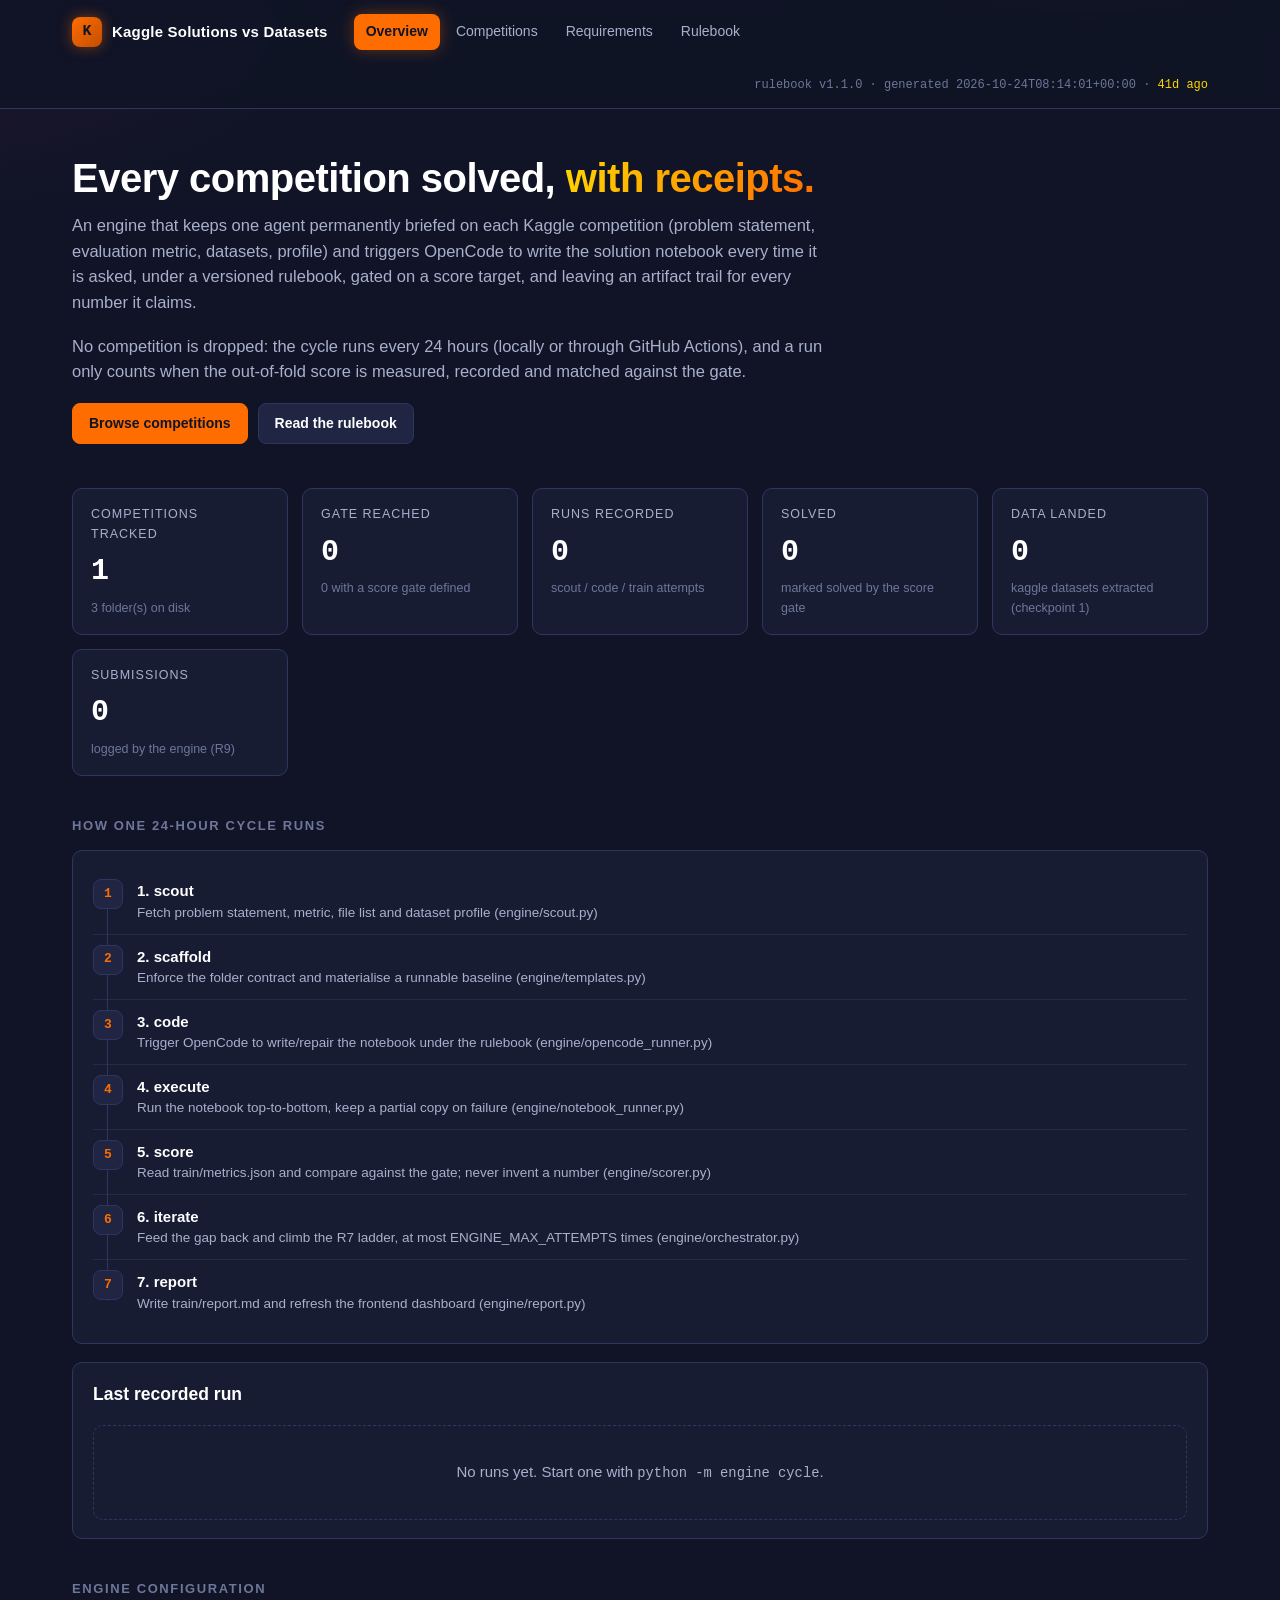
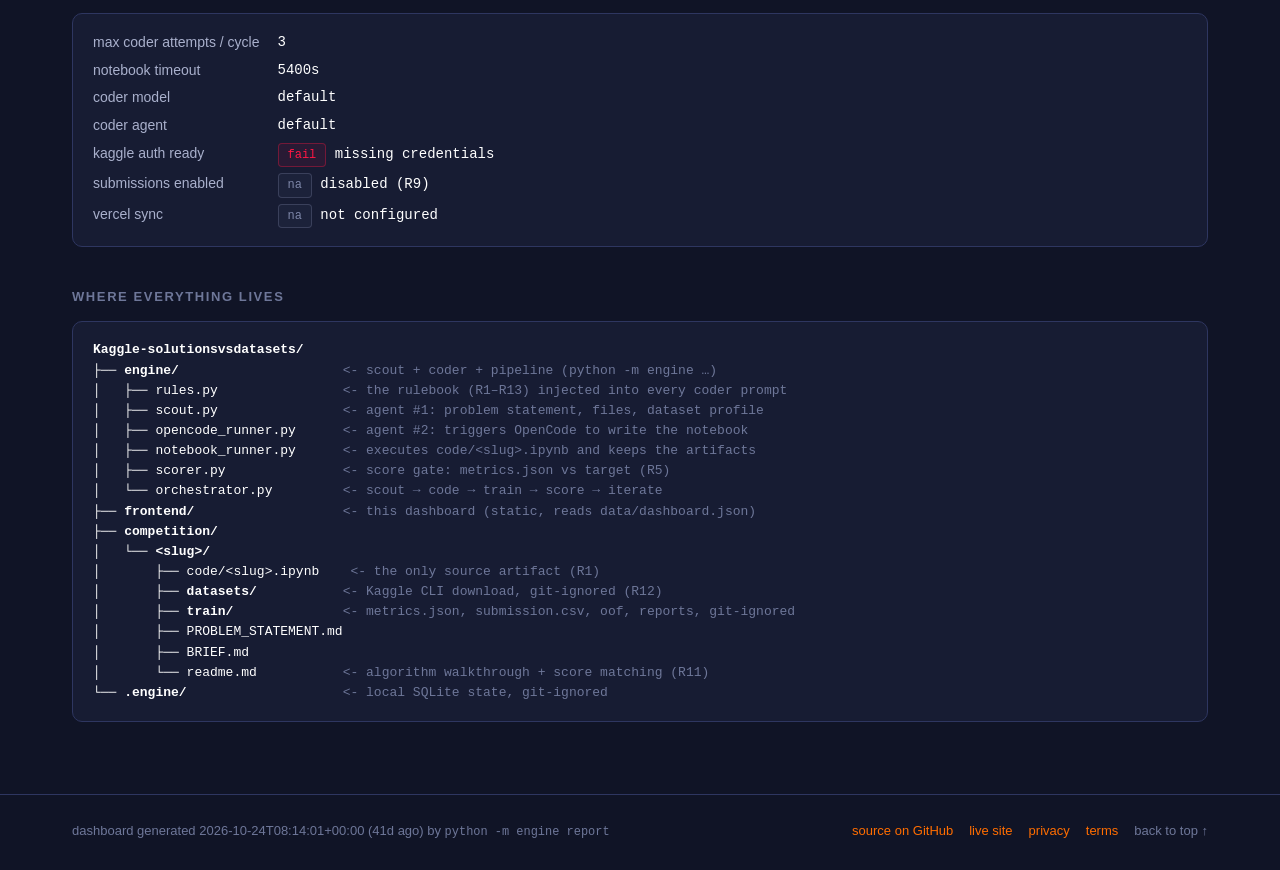
<file: frontend/index.html>
<!DOCTYPE html>
<html lang="en">
<head>
  <meta charset="utf-8">
  <meta name="viewport" content="width=device-width, initial-scale=1">
  <meta name="color-scheme" content="dark">
  <meta name="theme-color" content="#101426">
  <title>Overview | Kaggle Solutions vs Datasets</title>
  <meta name="description" content="Engine-driven Kaggle competition solver: scout, OpenCode coder, score gate, full artifact trail.">
  <link rel="icon" href="data:image/svg+xml,%3Csvg xmlns='http://www.w3.org/2000/svg' viewBox='0 0 32 32'%3E%3Crect width='32' height='32' rx='8' fill='%23FF6D00'/%3E%3Ctext x='16' y='16' font-family='monospace' font-size='20' font-weight='bold' text-anchor='middle' dominant-baseline='central' fill='%23101426'%3EK%3C/text%3E%3C/svg%3E">
  <link rel="stylesheet" href="assets/style.css">
</head>
<body data-page="index">

<a class="skip" href="#main">Skip to content</a>

<header class="site">
  <div class="head-inner">
    <div class="brand"><span class="glyph">K</span> Kaggle Solutions vs Datasets</div>
    <nav class="site" aria-label="Primary">
      <a data-nav="index" href="index.html">Overview</a>
      <a data-nav="competitions" href="competitions.html">Competitions</a>
      <a data-nav="requirements" href="requirements.html">Requirements</a>
      <a data-nav="rules" href="rules.html">Rulebook</a>
    </nav>
    <div class="head-meta" id="head-meta"></div>
  </div>
</header>

<main class="wrap" id="main">

  <div id="root" role="status"></div>
  <noscript>
    <div class="state error">
      This dashboard renders <code>data/dashboard.json</code> with JavaScript.
      Please enable it, or read the JSON directly.
    </div>
  </noscript>

  <section class="hero">
    <h1>Every competition solved, <span class="flare">with receipts.</span></h1>
    <p class="lede">
      An engine that keeps one agent permanently briefed on each Kaggle competition
      (problem statement, evaluation metric, datasets, profile) and triggers OpenCode
      to write the solution notebook every time it is asked, under a versioned
      rulebook, gated on a score target, and leaving an artifact trail for every
      number it claims.
    </p>
    <p class="lede">
      No competition is dropped: the cycle runs every 24 hours (locally or through
      GitHub Actions), and a run only counts when the out-of-fold score is measured,
      recorded and matched against the gate.
    </p>
    <div class="hero-actions">
      <a class="btn primary" href="competitions.html">Browse competitions</a>
      <a class="btn" href="rules.html">Read the rulebook</a>
    </div>
  </section>

  <div class="cards" id="stats"></div>

  <h2 class="section-title">How one 24-hour cycle runs</h2>
  <div class="panel">
    <ol class="pipeline" id="pipeline"></ol>
  </div>

  <div class="panel">
    <h3>Last recorded run</h3>
    <div id="last-run"></div>
  </div>

  <h2 class="section-title">Engine configuration</h2>
  <div class="panel">
    <div id="engine-config"></div>
  </div>

  <h2 class="section-title">Where everything lives</h2>
  <div class="panel">
<pre class="mono tree" id="repo-tree">
Kaggle-solutionsvsdatasets/
├── engine/                     <- scout + coder + pipeline (python -m engine …)
│   ├── rules.py                <- the rulebook (R1–R13) injected into every coder prompt
│   ├── scout.py                <- agent #1: problem statement, files, dataset profile
│   ├── opencode_runner.py      <- agent #2: triggers OpenCode to write the notebook
│   ├── notebook_runner.py      <- executes code/&lt;slug&gt;.ipynb and keeps the artifacts
│   ├── scorer.py               <- score gate: metrics.json vs target (R5)
│   └── orchestrator.py         <- scout → code → train → score → iterate
├── frontend/                   <- this dashboard (static, reads data/dashboard.json)
├── competition/
│   └── &lt;slug&gt;/
│       ├── code/&lt;slug&gt;.ipynb    <- the only source artifact (R1)
│       ├── datasets/           <- Kaggle CLI download, git-ignored (R12)
│       ├── train/              <- metrics.json, submission.csv, oof, reports, git-ignored
│       ├── PROBLEM_STATEMENT.md
│       ├── BRIEF.md
│       └── readme.md           <- algorithm walkthrough + score matching (R11)
└── .engine/                    <- local SQLite state, git-ignored
</pre>
  </div>

</main>

<footer class="site">
  <div class="wrap foot-inner">
    <span id="foot-generated"></span>
    <span class="foot-links">
      <a data-repo-link href="https://github.com/learnerforge/Kaggle-solutionsvsdatasets">source on GitHub</a>
      <a href="https://kaggle-solutions-dashboard.vercel.app">live site</a>
      <a href="privacy.html">privacy</a>
      <a href="terms.html">terms</a>
      <a class="to-top" href="#main">back to top ↑</a>
    </span>
  </div>
</footer>

<script src="assets/app.js"></script>
</body>
</html>
</file>
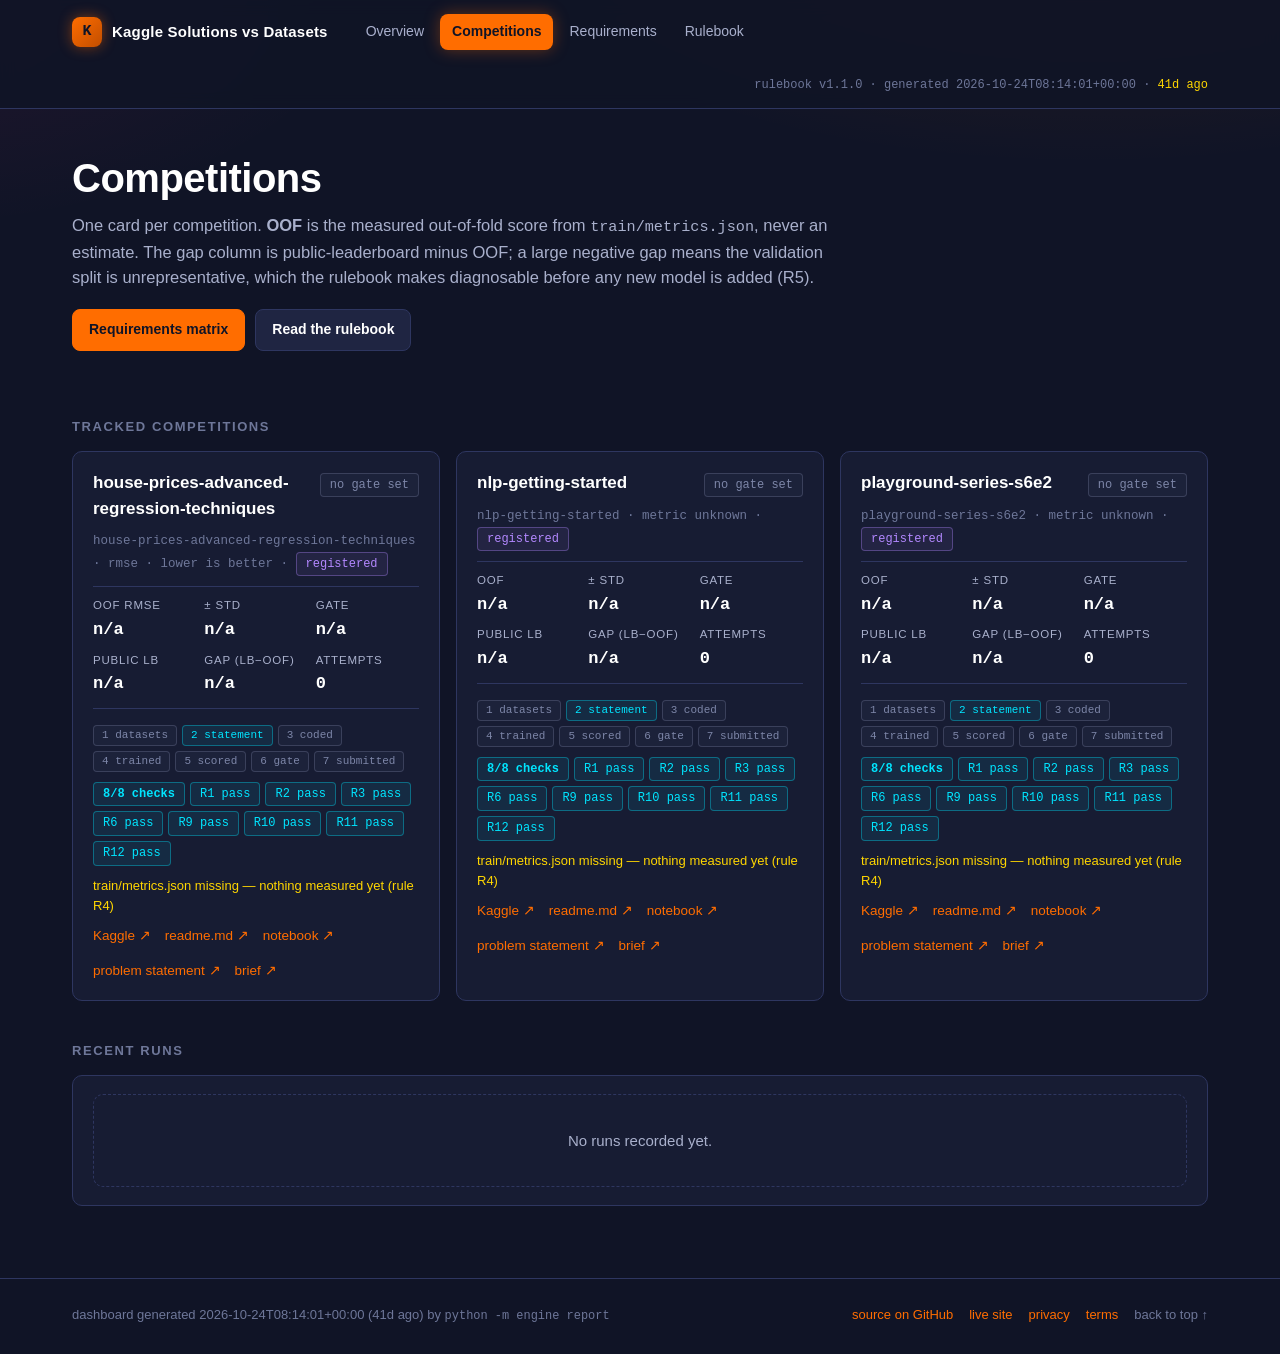
<file: frontend/competitions.html>
<!DOCTYPE html>
<html lang="en">
<head>
  <meta charset="utf-8">
  <meta name="viewport" content="width=device-width, initial-scale=1">
  <meta name="color-scheme" content="dark">
  <meta name="theme-color" content="#101426">
  <title>Competitions | Kaggle Solutions vs Datasets</title>
  <meta name="description" content="Every tracked competition: OOF score, gate status, leaderboard gap and requirement checks.">
  <link rel="icon" href="data:image/svg+xml,%3Csvg xmlns='http://www.w3.org/2000/svg' viewBox='0 0 32 32'%3E%3Crect width='32' height='32' rx='8' fill='%23FF6D00'/%3E%3Ctext x='16' y='16' font-family='monospace' font-size='20' font-weight='bold' text-anchor='middle' dominant-baseline='central' fill='%23101426'%3EK%3C/text%3E%3C/svg%3E">
  <link rel="stylesheet" href="assets/style.css">
</head>
<body data-page="competitions">

<a class="skip" href="#main">Skip to content</a>

<header class="site">
  <div class="head-inner">
    <div class="brand"><span class="glyph">K</span> Kaggle Solutions vs Datasets</div>
    <nav class="site" aria-label="Primary">
      <a data-nav="index" href="index.html">Overview</a>
      <a data-nav="competitions" href="competitions.html">Competitions</a>
      <a data-nav="requirements" href="requirements.html">Requirements</a>
      <a data-nav="rules" href="rules.html">Rulebook</a>
    </nav>
    <div class="head-meta" id="head-meta"></div>
  </div>
</header>

<main class="wrap" id="main">

  <div id="root" role="status"></div>
  <noscript>
    <div class="state error">
      This dashboard renders <code>data/dashboard.json</code> with JavaScript.
      Please enable it, or read the JSON directly.
    </div>
  </noscript>

  <section class="hero">
    <h1>Competitions</h1>
    <p class="lede">
      One card per competition. <strong>OOF</strong> is the measured out-of-fold
      score from <code>train/metrics.json</code>, never an estimate. The gap column
      is public-leaderboard minus OOF; a large negative gap means the validation
      split is unrepresentative, which the rulebook makes diagnosable before any
      new model is added (R5).
    </p>
    <div class="hero-actions">
      <a class="btn primary" href="requirements.html">Requirements matrix</a>
      <a class="btn" href="rules.html">Read the rulebook</a>
    </div>
  </section>

  <h2 class="section-title">Tracked competitions</h2>
  <div class="comp-grid" id="comps"></div>

  <h2 class="section-title">Recent runs</h2>
  <div class="panel" id="recent-runs"></div>

</main>

<footer class="site">
  <div class="wrap foot-inner">
    <span id="foot-generated"></span>
    <span class="foot-links">
      <a data-repo-link href="https://github.com/learnerforge/Kaggle-solutionsvsdatasets">source on GitHub</a>
      <a href="https://kaggle-solutions-dashboard.vercel.app">live site</a>
      <a href="privacy.html">privacy</a>
      <a href="terms.html">terms</a>
      <a class="to-top" href="#main">back to top ↑</a>
    </span>
  </div>
</footer>

<script src="assets/app.js"></script>
</body>
</html>
</file>
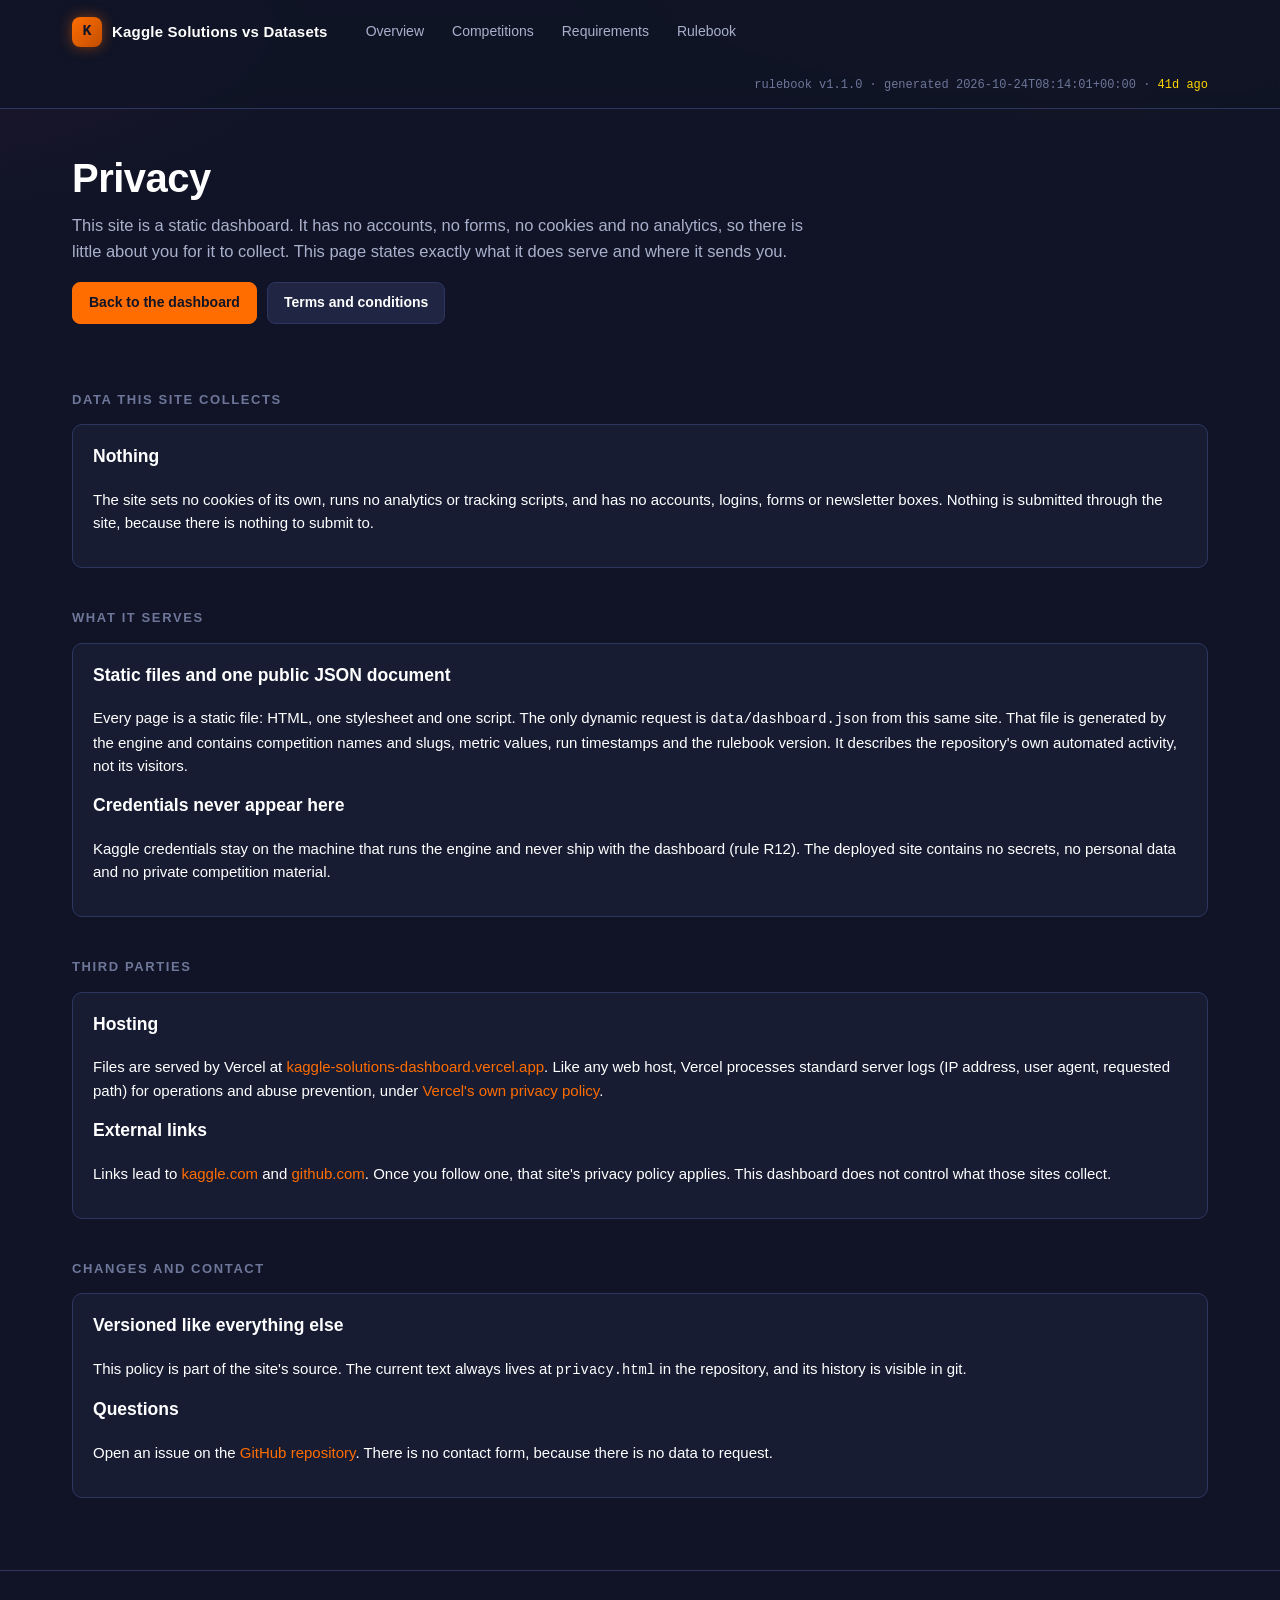
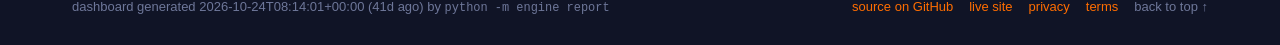
<file: frontend/privacy.html>
<!DOCTYPE html>
<html lang="en">
<head>
  <meta charset="utf-8">
  <meta name="viewport" content="width=device-width, initial-scale=1">
  <meta name="color-scheme" content="dark">
  <meta name="theme-color" content="#101426">
  <title>Privacy | Kaggle Solutions vs Datasets</title>
  <meta name="description" content="What this static dashboard collects (nothing) and which third parties it touches.">
  <link rel="icon" href="data:image/svg+xml,%3Csvg xmlns='http://www.w3.org/2000/svg' viewBox='0 0 32 32'%3E%3Crect width='32' height='32' rx='8' fill='%23FF6D00'/%3E%3Ctext x='16' y='16' font-family='monospace' font-size='20' font-weight='bold' text-anchor='middle' dominant-baseline='central' fill='%23101426'%3EK%3C/text%3E%3C/svg%3E">
  <link rel="stylesheet" href="assets/style.css">
</head>
<body data-page="privacy">

<a class="skip" href="#main">Skip to content</a>

<header class="site">
  <div class="head-inner">
    <div class="brand"><span class="glyph">K</span> Kaggle Solutions vs Datasets</div>
    <nav class="site" aria-label="Primary">
      <a data-nav="index" href="index.html">Overview</a>
      <a data-nav="competitions" href="competitions.html">Competitions</a>
      <a data-nav="requirements" href="requirements.html">Requirements</a>
      <a data-nav="rules" href="rules.html">Rulebook</a>
    </nav>
    <div class="head-meta" id="head-meta"></div>
  </div>
</header>

<main class="wrap" id="main">

  <section class="hero">
    <h1>Privacy</h1>
    <p class="lede">
      This site is a static dashboard. It has no accounts, no forms, no cookies
      and no analytics, so there is little about you for it to collect. This page
      states exactly what it does serve and where it sends you.
    </p>
    <div class="hero-actions">
      <a class="btn primary" href="index.html">Back to the dashboard</a>
      <a class="btn" href="terms.html">Terms and conditions</a>
    </div>
  </section>

  <h2 class="section-title">Data this site collects</h2>
  <div class="panel">
    <h3>Nothing</h3>
    <p>
      The site sets no cookies of its own, runs no analytics or tracking scripts,
      and has no accounts, logins, forms or newsletter boxes. Nothing is
      submitted through the site, because there is nothing to submit to.
    </p>
  </div>

  <h2 class="section-title">What it serves</h2>
  <div class="panel">
    <h3>Static files and one public JSON document</h3>
    <p>
      Every page is a static file: HTML, one stylesheet and one script. The only
      dynamic request is <code>data/dashboard.json</code> from this same site.
      That file is generated by the engine and contains competition names and
      slugs, metric values, run timestamps and the rulebook version. It describes
      the repository's own automated activity, not its visitors.
    </p>
    <h3>Credentials never appear here</h3>
    <p>
      Kaggle credentials stay on the machine that runs the engine and never ship
      with the dashboard (rule R12). The deployed site contains no secrets, no
      personal data and no private competition material.
    </p>
  </div>

  <h2 class="section-title">Third parties</h2>
  <div class="panel">
    <h3>Hosting</h3>
    <p>
      Files are served by Vercel at
      <a href="https://kaggle-solutions-dashboard.vercel.app">kaggle-solutions-dashboard.vercel.app</a>.
      Like any web host, Vercel processes standard server logs (IP address, user
      agent, requested path) for operations and abuse prevention, under
      <a href="https://vercel.com/legal/privacy-policy">Vercel's own privacy policy</a>.
    </p>
    <h3>External links</h3>
    <p>
      Links lead to <a href="https://www.kaggle.com">kaggle.com</a> and
      <a href="https://github.com">github.com</a>. Once you follow one, that
      site's privacy policy applies. This dashboard does not control what those
      sites collect.
    </p>
  </div>

  <h2 class="section-title">Changes and contact</h2>
  <div class="panel">
    <h3>Versioned like everything else</h3>
    <p>
      This policy is part of the site's source. The current text always lives at
      <code>privacy.html</code> in the repository, and its history is visible in
      git.
    </p>
    <h3>Questions</h3>
    <p>
      Open an issue on the
      <a href="https://github.com/learnerforge/Kaggle-solutionsvsdatasets">GitHub repository</a>.
      There is no contact form, because there is no data to request.
    </p>
  </div>

</main>

<footer class="site">
  <div class="wrap foot-inner">
    <span id="foot-generated"></span>
    <span class="foot-links">
      <a data-repo-link href="https://github.com/learnerforge/Kaggle-solutionsvsdatasets">source on GitHub</a>
      <a href="https://kaggle-solutions-dashboard.vercel.app">live site</a>
      <a href="privacy.html" aria-current="page">privacy</a>
      <a href="terms.html">terms</a>
      <a class="to-top" href="#main">back to top ↑</a>
    </span>
  </div>
</footer>

<script src="assets/app.js"></script>
</body>
</html>
</file>
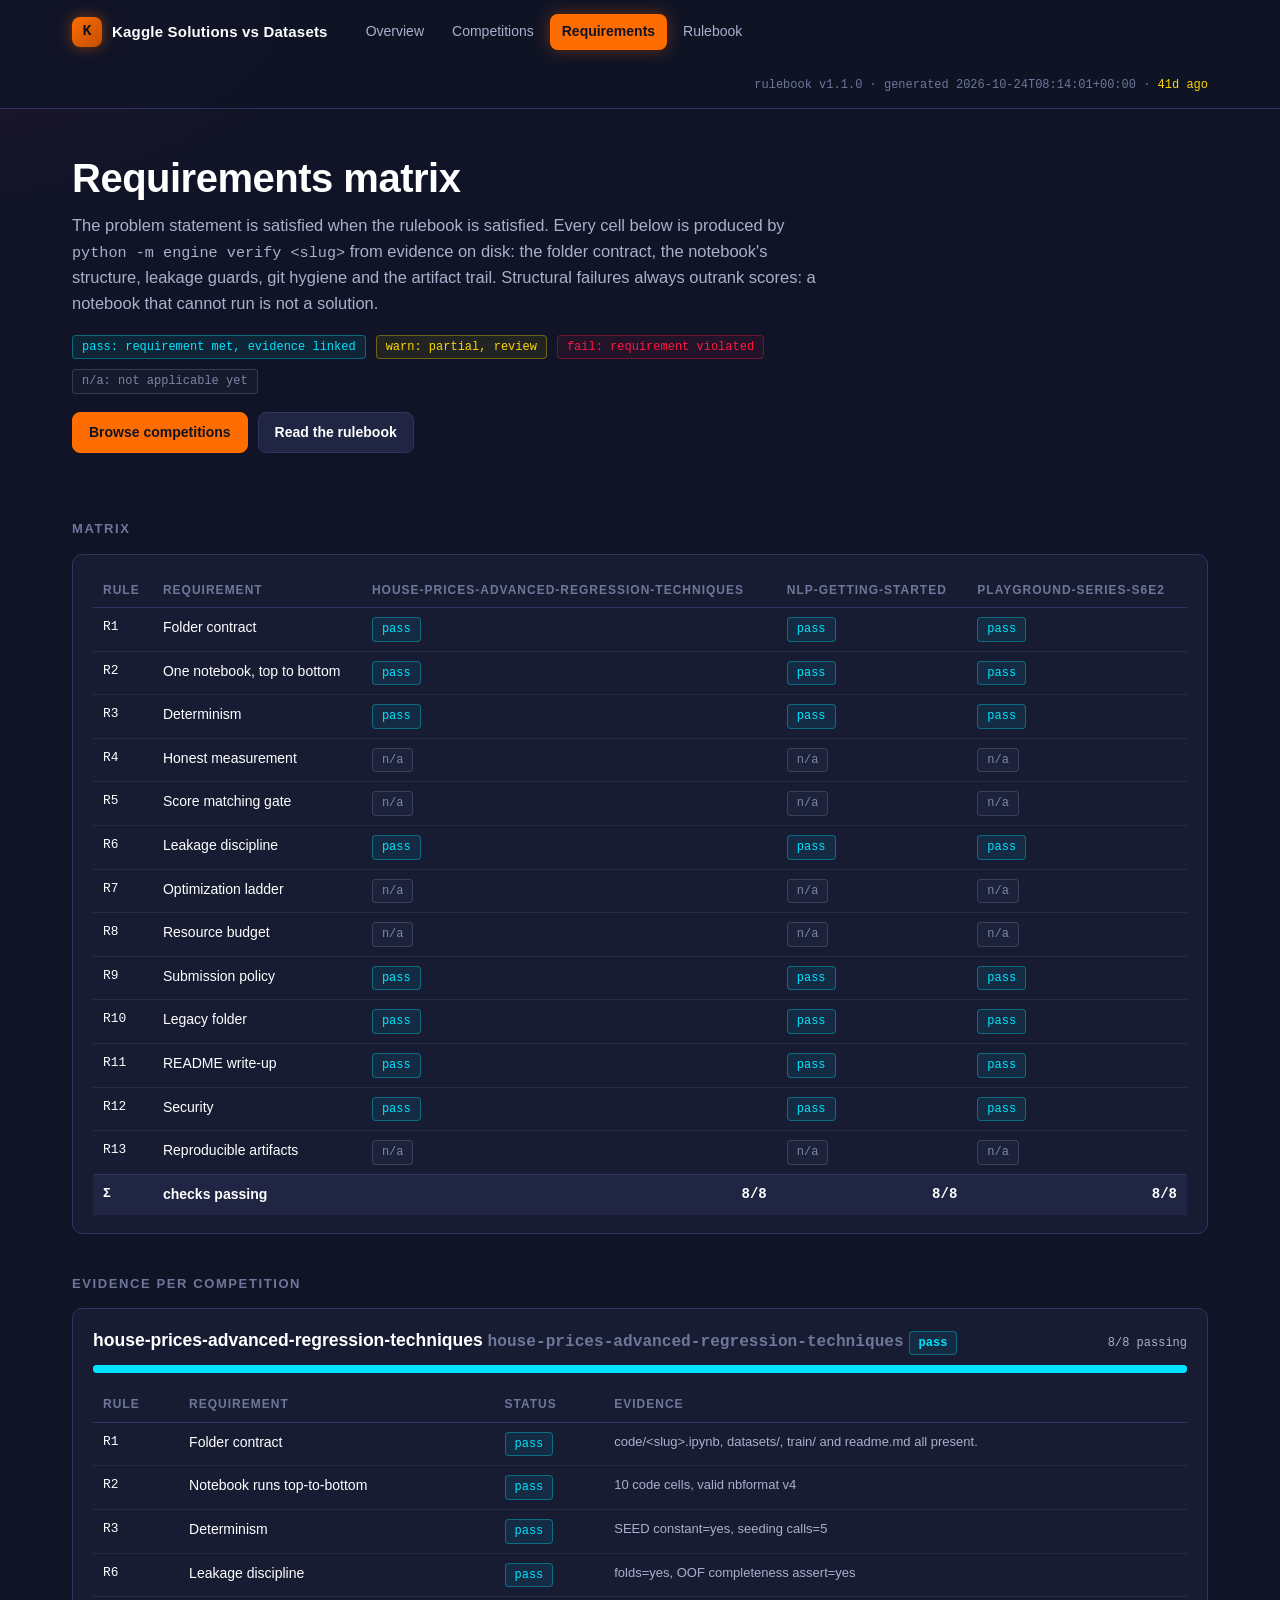
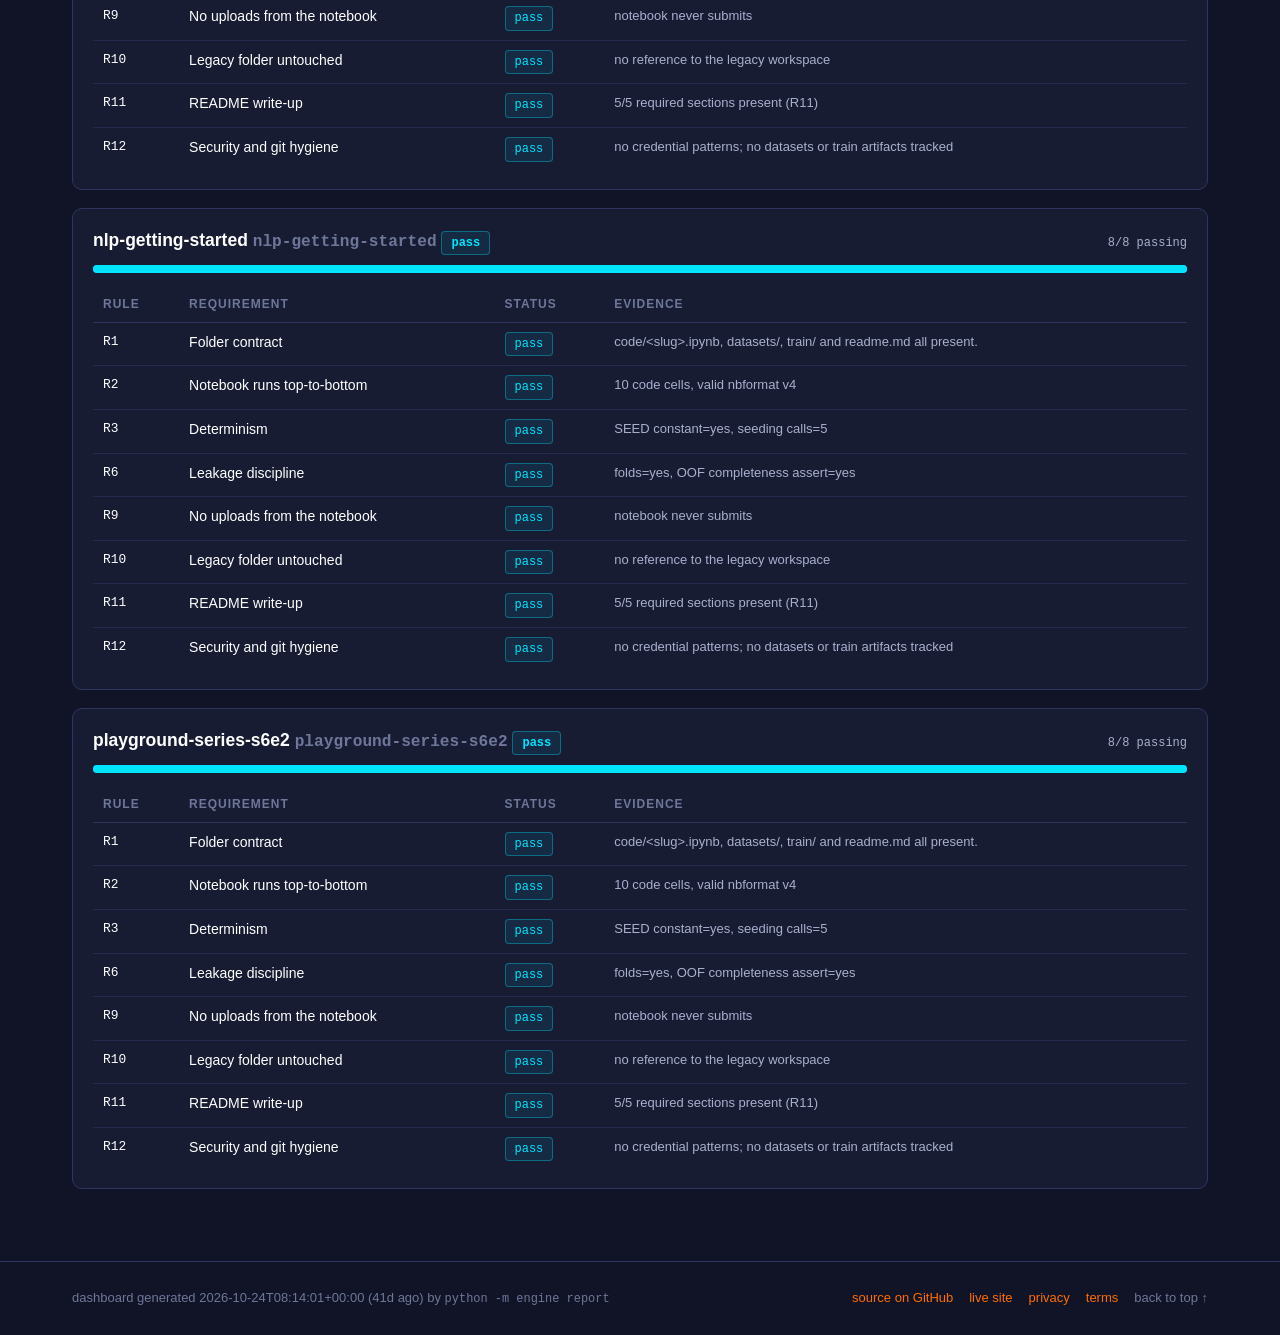
<file: frontend/requirements.html>
<!DOCTYPE html>
<html lang="en">
<head>
  <meta charset="utf-8">
  <meta name="viewport" content="width=device-width, initial-scale=1">
  <meta name="color-scheme" content="dark">
  <meta name="theme-color" content="#101426">
  <title>Requirements matrix | Kaggle Solutions vs Datasets</title>
  <meta name="description" content="Which rulebook requirements each competition satisfies, with evidence.">
  <link rel="icon" href="data:image/svg+xml,%3Csvg xmlns='http://www.w3.org/2000/svg' viewBox='0 0 32 32'%3E%3Crect width='32' height='32' rx='8' fill='%23FF6D00'/%3E%3Ctext x='16' y='16' font-family='monospace' font-size='20' font-weight='bold' text-anchor='middle' dominant-baseline='central' fill='%23101426'%3EK%3C/text%3E%3C/svg%3E">
  <link rel="stylesheet" href="assets/style.css">
</head>
<body data-page="requirements">

<a class="skip" href="#main">Skip to content</a>

<header class="site">
  <div class="head-inner">
    <div class="brand"><span class="glyph">K</span> Kaggle Solutions vs Datasets</div>
    <nav class="site" aria-label="Primary">
      <a data-nav="index" href="index.html">Overview</a>
      <a data-nav="competitions" href="competitions.html">Competitions</a>
      <a data-nav="requirements" href="requirements.html">Requirements</a>
      <a data-nav="rules" href="rules.html">Rulebook</a>
    </nav>
    <div class="head-meta" id="head-meta"></div>
  </div>
</header>

<main class="wrap" id="main">

  <div id="root" role="status"></div>
  <noscript>
    <div class="state error">
      This dashboard renders <code>data/dashboard.json</code> with JavaScript.
      Please enable it, or read the JSON directly.
    </div>
  </noscript>

  <section class="hero">
    <h1>Requirements matrix</h1>
    <p class="lede">
      The problem statement is satisfied when the rulebook is satisfied. Every cell
      below is produced by <code>python -m engine verify &lt;slug&gt;</code> from
      evidence on disk: the folder contract, the notebook's structure, leakage
      guards, git hygiene and the artifact trail. Structural failures always
      outrank scores: a notebook that cannot run is not a solution.
    </p>
    <p class="lede legend">
      <span class="chip pass">pass: requirement met, evidence linked</span>
      <span class="chip warn">warn: partial, review</span>
      <span class="chip fail">fail: requirement violated</span>
      <span class="chip na">n/a: not applicable yet</span>
    </p>
    <div class="hero-actions">
      <a class="btn primary" href="competitions.html">Browse competitions</a>
      <a class="btn" href="rules.html">Read the rulebook</a>
    </div>
  </section>

  <h2 class="section-title">Matrix</h2>
  <div class="panel scroll-x" id="matrix"></div>

  <h2 class="section-title">Evidence per competition</h2>
  <div id="details"></div>

</main>

<footer class="site">
  <div class="wrap foot-inner">
    <span id="foot-generated"></span>
    <span class="foot-links">
      <a data-repo-link href="https://github.com/learnerforge/Kaggle-solutionsvsdatasets">source on GitHub</a>
      <a href="https://kaggle-solutions-dashboard.vercel.app">live site</a>
      <a href="privacy.html">privacy</a>
      <a href="terms.html">terms</a>
      <a class="to-top" href="#main">back to top ↑</a>
    </span>
  </div>
</footer>

<script src="assets/app.js"></script>
</body>
</html>
</file>
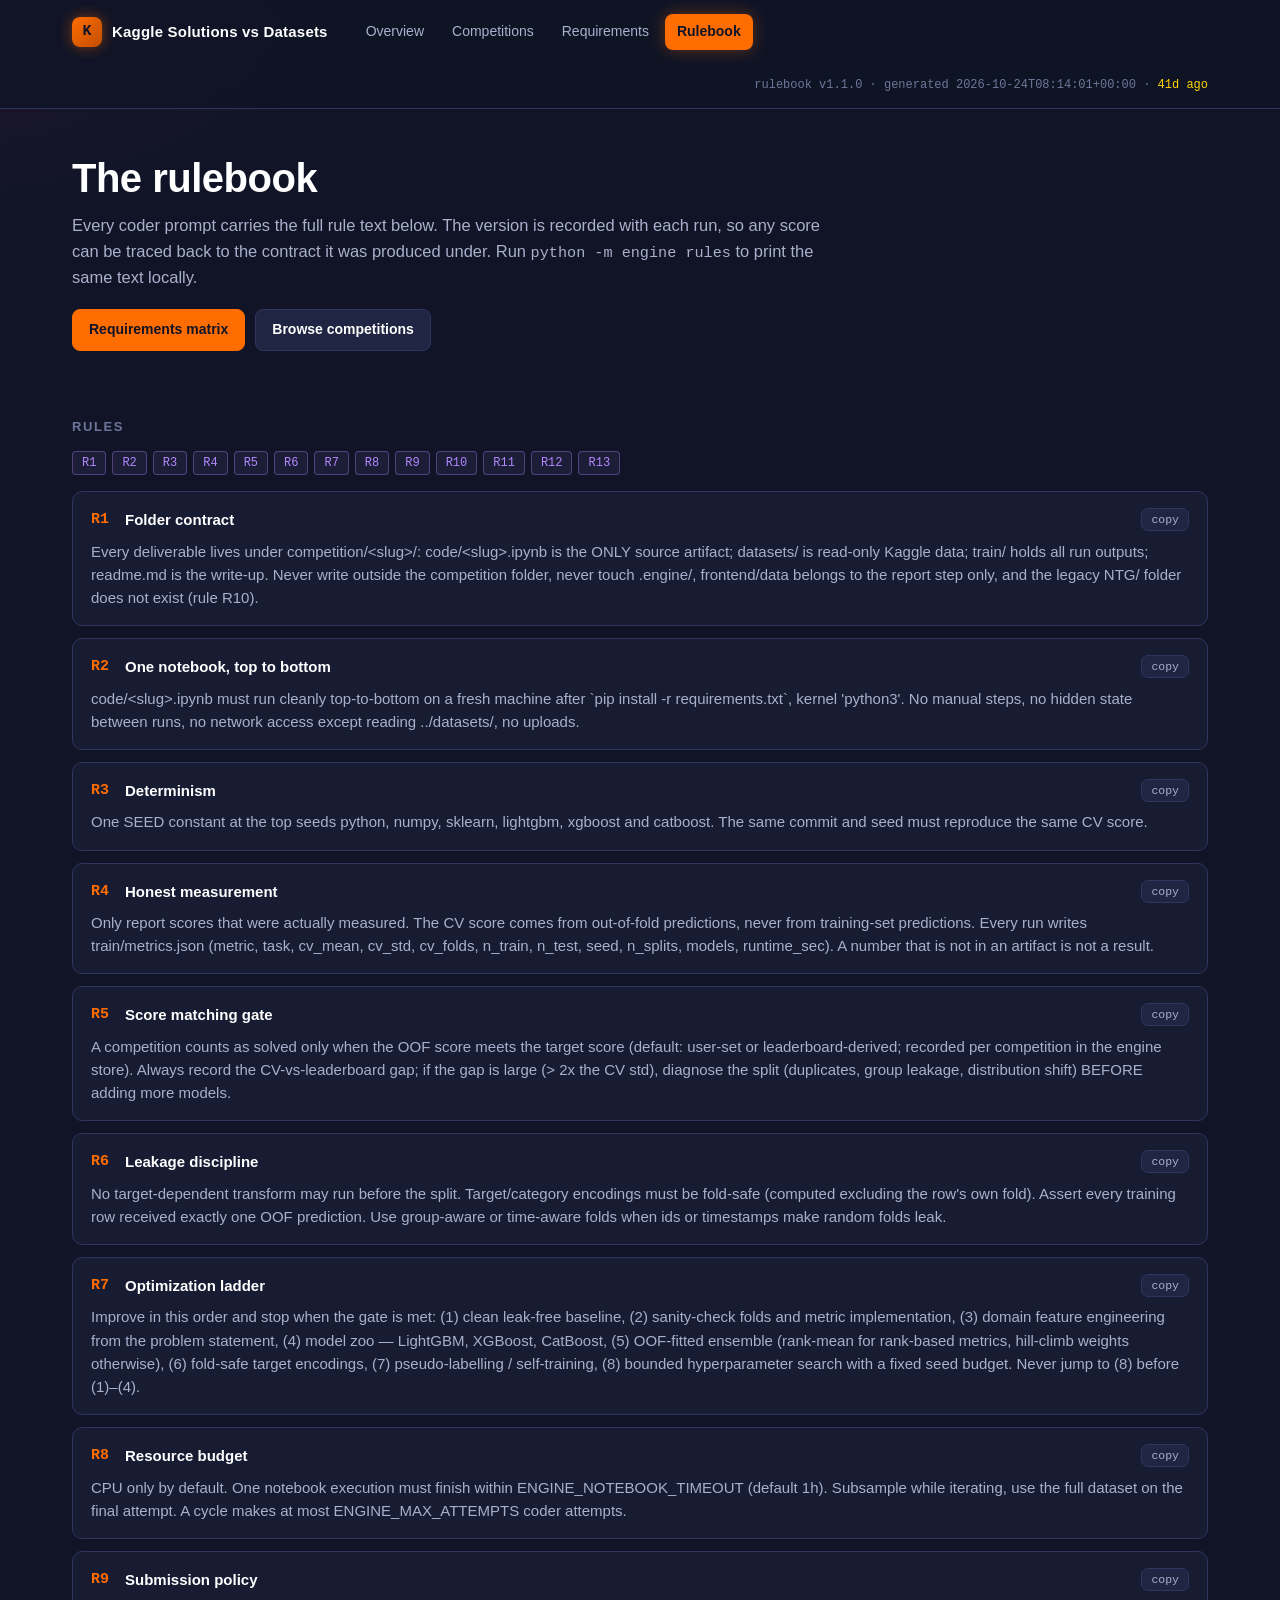
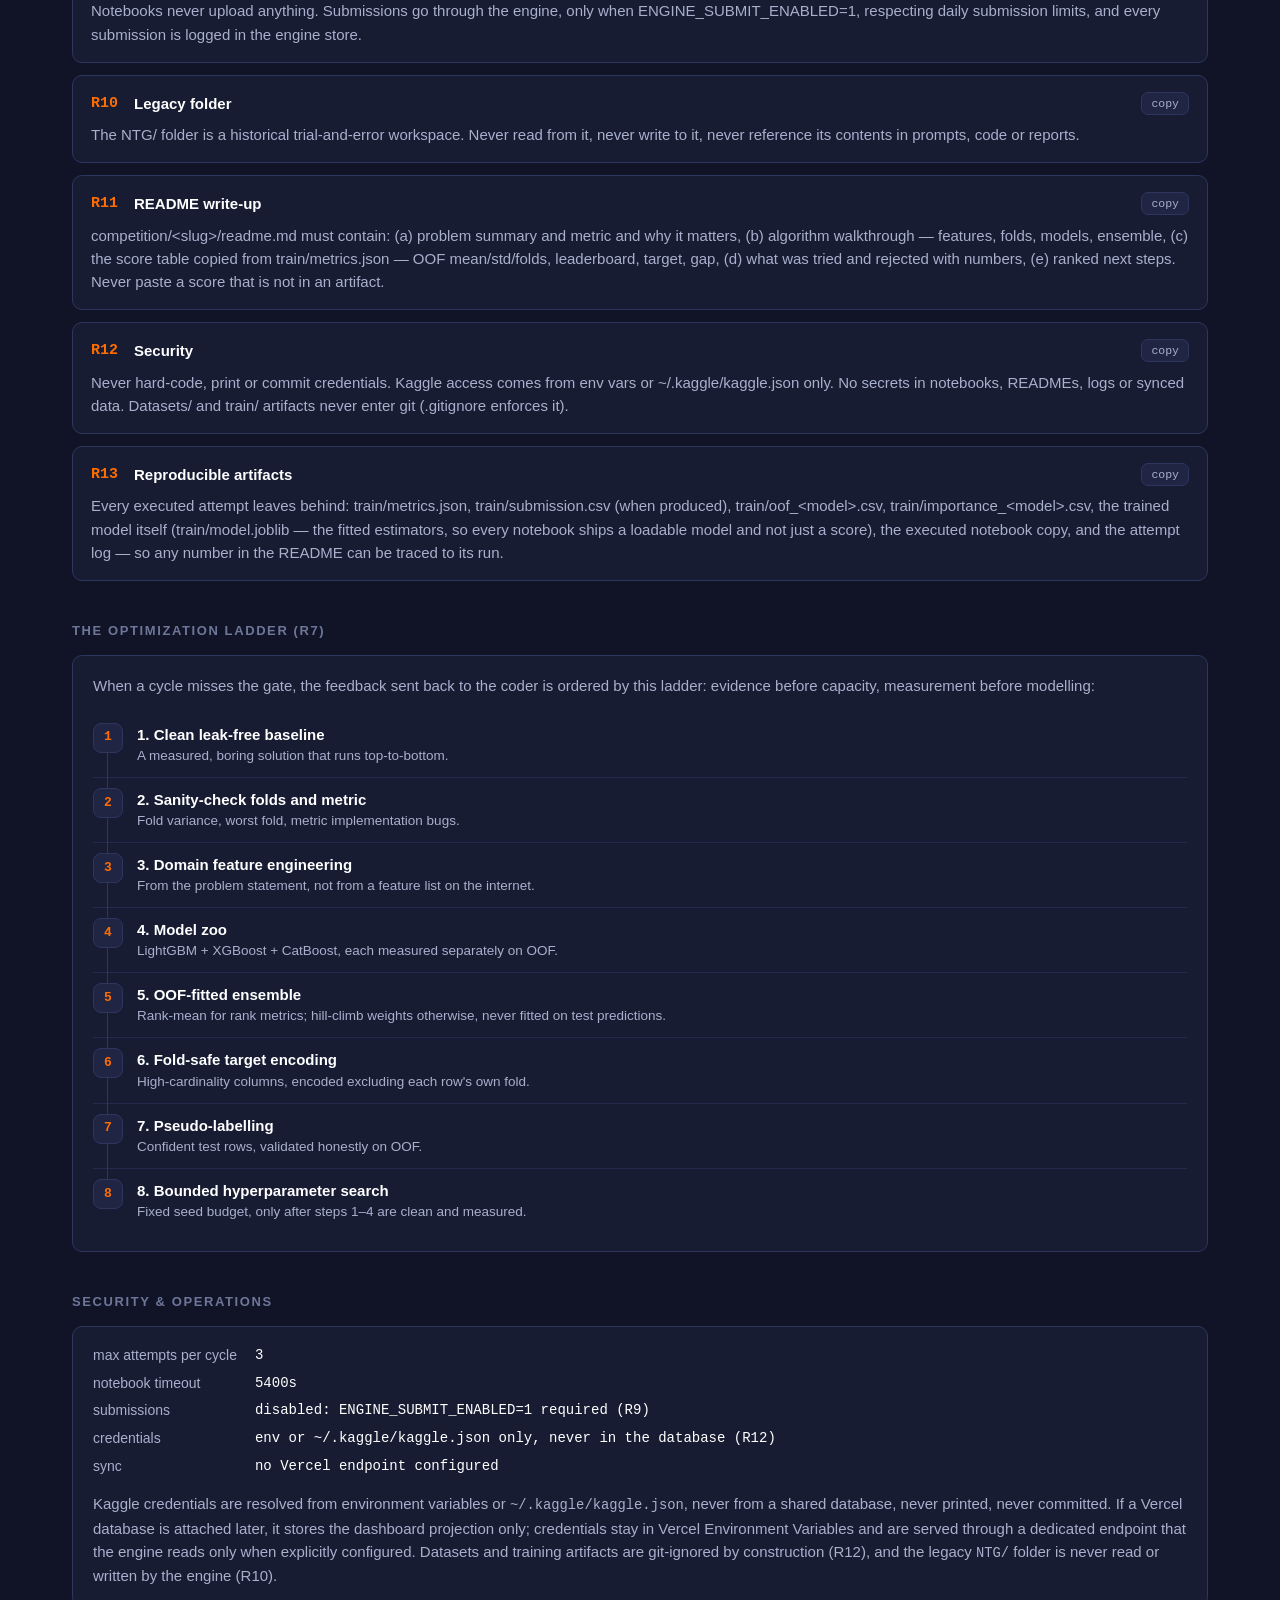
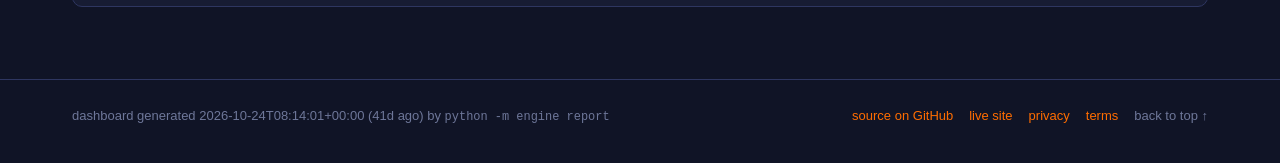
<file: frontend/rules.html>
<!DOCTYPE html>
<html lang="en">
<head>
  <meta charset="utf-8">
  <meta name="viewport" content="width=device-width, initial-scale=1">
  <meta name="color-scheme" content="dark">
  <meta name="theme-color" content="#101426">
  <title>Rulebook | Kaggle Solutions vs Datasets</title>
  <meta name="description" content="The versioned rulebook the coding agent works under: folder contract, honesty, score gate, optimization ladder, security.">
  <link rel="icon" href="data:image/svg+xml,%3Csvg xmlns='http://www.w3.org/2000/svg' viewBox='0 0 32 32'%3E%3Crect width='32' height='32' rx='8' fill='%23FF6D00'/%3E%3Ctext x='16' y='16' font-family='monospace' font-size='20' font-weight='bold' text-anchor='middle' dominant-baseline='central' fill='%23101426'%3EK%3C/text%3E%3C/svg%3E">
  <link rel="stylesheet" href="assets/style.css">
</head>
<body data-page="rules">

<a class="skip" href="#main">Skip to content</a>

<header class="site">
  <div class="head-inner">
    <div class="brand"><span class="glyph">K</span> Kaggle Solutions vs Datasets</div>
    <nav class="site" aria-label="Primary">
      <a data-nav="index" href="index.html">Overview</a>
      <a data-nav="competitions" href="competitions.html">Competitions</a>
      <a data-nav="requirements" href="requirements.html">Requirements</a>
      <a data-nav="rules" href="rules.html">Rulebook</a>
    </nav>
    <div class="head-meta" id="head-meta"></div>
  </div>
</header>

<main class="wrap" id="main">

  <div id="root" role="status"></div>
  <noscript>
    <div class="state error">
      This dashboard renders <code>data/dashboard.json</code> with JavaScript.
      Please enable it, or read the JSON directly.
    </div>
  </noscript>

  <section class="hero">
    <h1>The rulebook</h1>
    <p class="lede">
      Every coder prompt carries the full rule text below. The version is recorded
      with each run, so any score can be traced back to the contract it was produced
      under. Run <code>python -m engine rules</code> to print the same text locally.
    </p>
    <div class="hero-actions">
      <a class="btn primary" href="requirements.html">Requirements matrix</a>
      <a class="btn" href="competitions.html">Browse competitions</a>
    </div>
  </section>

  <h2 class="section-title">Rules</h2>
  <div id="rules"></div>

  <h2 class="section-title">The optimization ladder (R7)</h2>
  <div class="panel">
    <p class="intro">
      When a cycle misses the gate, the feedback sent back to the coder is ordered by
      this ladder: evidence before capacity, measurement before modelling:
    </p>
    <ol class="pipeline">
      <li><span class="stage">1. Clean leak-free baseline</span>
          <div class="desc">A measured, boring solution that runs top-to-bottom.</div></li>
      <li><span class="stage">2. Sanity-check folds and metric</span>
          <div class="desc">Fold variance, worst fold, metric implementation bugs.</div></li>
      <li><span class="stage">3. Domain feature engineering</span>
          <div class="desc">From the problem statement, not from a feature list on the internet.</div></li>
      <li><span class="stage">4. Model zoo</span>
          <div class="desc">LightGBM + XGBoost + CatBoost, each measured separately on OOF.</div></li>
      <li><span class="stage">5. OOF-fitted ensemble</span>
          <div class="desc">Rank-mean for rank metrics; hill-climb weights otherwise, never fitted on test predictions.</div></li>
      <li><span class="stage">6. Fold-safe target encoding</span>
          <div class="desc">High-cardinality columns, encoded excluding each row's own fold.</div></li>
      <li><span class="stage">7. Pseudo-labelling</span>
          <div class="desc">Confident test rows, validated honestly on OOF.</div></li>
      <li><span class="stage">8. Bounded hyperparameter search</span>
          <div class="desc">Fixed seed budget, only after steps 1–4 are clean and measured.</div></li>
    </ol>
  </div>

  <h2 class="section-title">Security &amp; operations</h2>
  <div class="panel">
    <div id="engine-rules"></div>
    <p class="outro">
      Kaggle credentials are resolved from environment variables or
      <code>~/.kaggle/kaggle.json</code>, never from a shared database, never
      printed, never committed. If a Vercel database is attached later, it stores
      the dashboard projection only; credentials stay in Vercel Environment
      Variables and are served through a dedicated endpoint that the engine reads
      only when explicitly configured. Datasets and training artifacts are
      git-ignored by construction (R12), and the legacy <code>NTG/</code> folder is
      never read or written by the engine (R10).
    </p>
  </div>

</main>

<footer class="site">
  <div class="wrap foot-inner">
    <span id="foot-generated"></span>
    <span class="foot-links">
      <a data-repo-link href="https://github.com/learnerforge/Kaggle-solutionsvsdatasets">source on GitHub</a>
      <a href="https://kaggle-solutions-dashboard.vercel.app">live site</a>
      <a href="privacy.html">privacy</a>
      <a href="terms.html">terms</a>
      <a class="to-top" href="#main">back to top ↑</a>
    </span>
  </div>
</footer>

<script src="assets/app.js"></script>
</body>
</html>
</file>
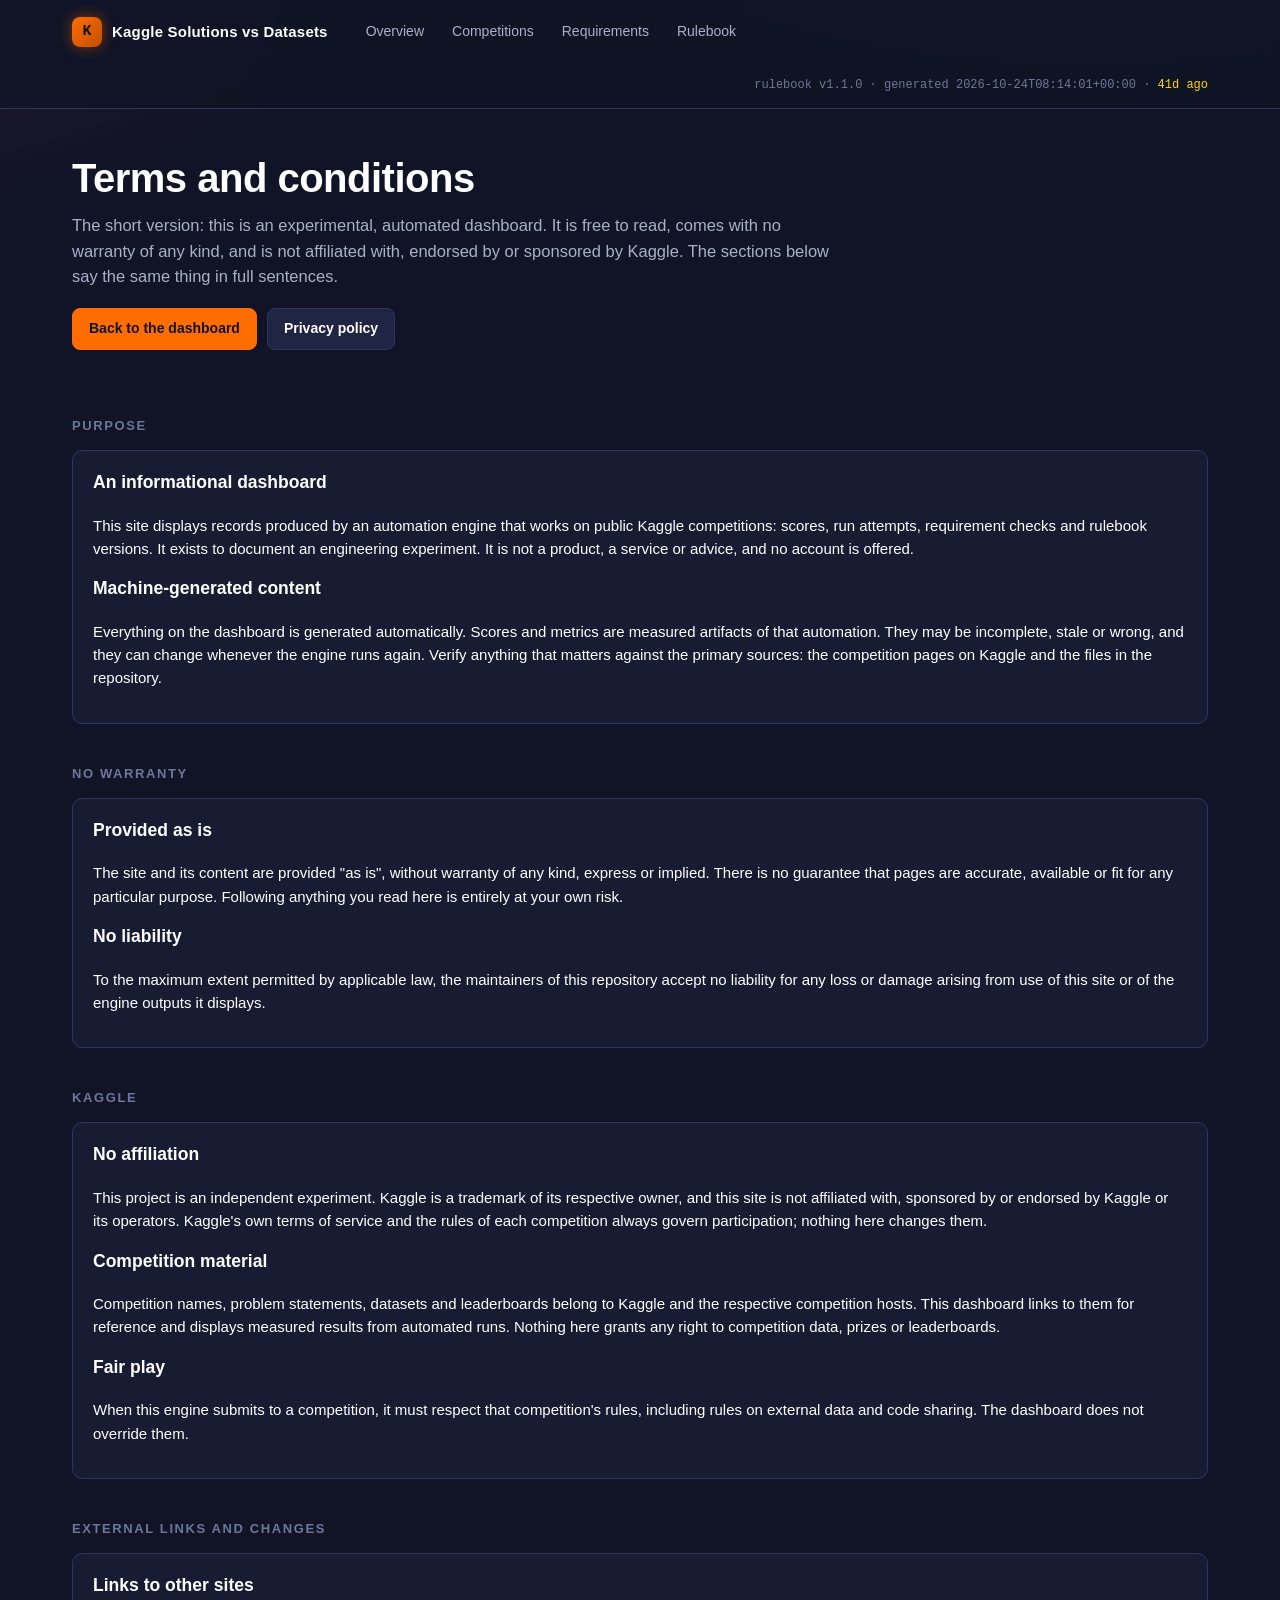
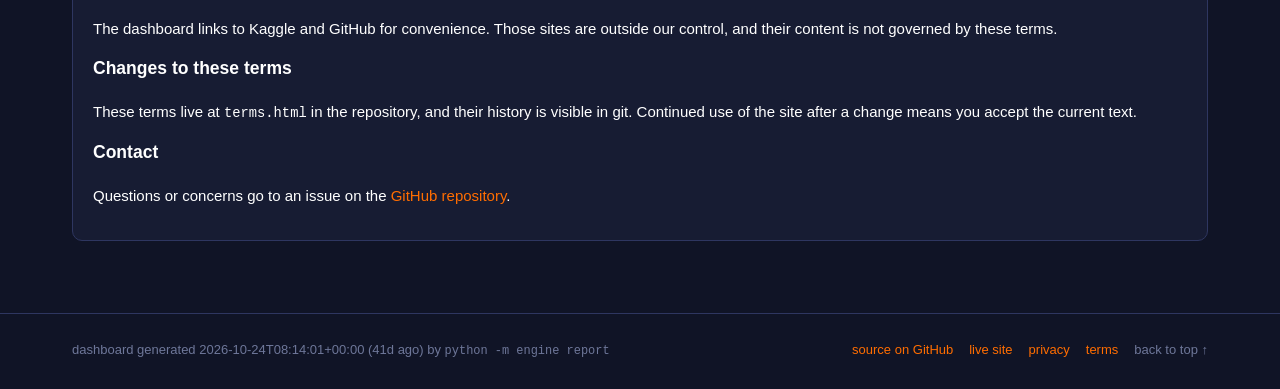
<file: frontend/terms.html>
<!DOCTYPE html>
<html lang="en">
<head>
  <meta charset="utf-8">
  <meta name="viewport" content="width=device-width, initial-scale=1">
  <meta name="color-scheme" content="dark">
  <meta name="theme-color" content="#101426">
  <title>Terms | Kaggle Solutions vs Datasets</title>
  <meta name="description" content="Conditions of use for this static dashboard: no warranty, no affiliation with Kaggle, informational purpose.">
  <link rel="icon" href="data:image/svg+xml,%3Csvg xmlns='http://www.w3.org/2000/svg' viewBox='0 0 32 32'%3E%3Crect width='32' height='32' rx='8' fill='%23FF6D00'/%3E%3Ctext x='16' y='16' font-family='monospace' font-size='20' font-weight='bold' text-anchor='middle' dominant-baseline='central' fill='%23101426'%3EK%3C/text%3E%3C/svg%3E">
  <link rel="stylesheet" href="assets/style.css">
</head>
<body data-page="terms">

<a class="skip" href="#main">Skip to content</a>

<header class="site">
  <div class="head-inner">
    <div class="brand"><span class="glyph">K</span> Kaggle Solutions vs Datasets</div>
    <nav class="site" aria-label="Primary">
      <a data-nav="index" href="index.html">Overview</a>
      <a data-nav="competitions" href="competitions.html">Competitions</a>
      <a data-nav="requirements" href="requirements.html">Requirements</a>
      <a data-nav="rules" href="rules.html">Rulebook</a>
    </nav>
    <div class="head-meta" id="head-meta"></div>
  </div>
</header>

<main class="wrap" id="main">

  <section class="hero">
    <h1>Terms and conditions</h1>
    <p class="lede">
      The short version: this is an experimental, automated dashboard. It is free
      to read, comes with no warranty of any kind, and is not affiliated with,
      endorsed by or sponsored by Kaggle. The sections below say the same thing
      in full sentences.
    </p>
    <div class="hero-actions">
      <a class="btn primary" href="index.html">Back to the dashboard</a>
      <a class="btn" href="privacy.html">Privacy policy</a>
    </div>
  </section>

  <h2 class="section-title">Purpose</h2>
  <div class="panel">
    <h3>An informational dashboard</h3>
    <p>
      This site displays records produced by an automation engine that works on
      public Kaggle competitions: scores, run attempts, requirement checks and
      rulebook versions. It exists to document an engineering experiment. It is
      not a product, a service or advice, and no account is offered.
    </p>
    <h3>Machine-generated content</h3>
    <p>
      Everything on the dashboard is generated automatically. Scores and metrics
      are measured artifacts of that automation. They may be incomplete, stale
      or wrong, and they can change whenever the engine runs again. Verify
      anything that matters against the primary sources: the competition pages
      on Kaggle and the files in the repository.
    </p>
  </div>

  <h2 class="section-title">No warranty</h2>
  <div class="panel">
    <h3>Provided as is</h3>
    <p>
      The site and its content are provided "as is", without warranty of any
      kind, express or implied. There is no guarantee that pages are accurate,
      available or fit for any particular purpose. Following anything you read
      here is entirely at your own risk.
    </p>
    <h3>No liability</h3>
    <p>
      To the maximum extent permitted by applicable law, the maintainers of this
      repository accept no liability for any loss or damage arising from use of
      this site or of the engine outputs it displays.
    </p>
  </div>

  <h2 class="section-title">Kaggle</h2>
  <div class="panel">
    <h3>No affiliation</h3>
    <p>
      This project is an independent experiment. Kaggle is a trademark of its
      respective owner, and this site is not affiliated with, sponsored by or
      endorsed by Kaggle or its operators. Kaggle's own terms of service and the
      rules of each competition always govern participation; nothing here changes
      them.
    </p>
    <h3>Competition material</h3>
    <p>
      Competition names, problem statements, datasets and leaderboards belong to
      Kaggle and the respective competition hosts. This dashboard links to them
      for reference and displays measured results from automated runs. Nothing
      here grants any right to competition data, prizes or leaderboards.
    </p>
    <h3>Fair play</h3>
    <p>
      When this engine submits to a competition, it must respect that
      competition's rules, including rules on external data and code sharing.
      The dashboard does not override them.
    </p>
  </div>

  <h2 class="section-title">External links and changes</h2>
  <div class="panel">
    <h3>Links to other sites</h3>
    <p>
      The dashboard links to Kaggle and GitHub for convenience. Those sites are
      outside our control, and their content is not governed by these terms.
    </p>
    <h3>Changes to these terms</h3>
    <p>
      These terms live at <code>terms.html</code> in the repository, and their
      history is visible in git. Continued use of the site after a change means
      you accept the current text.
    </p>
    <h3>Contact</h3>
    <p>
      Questions or concerns go to an issue on the
      <a href="https://github.com/learnerforge/Kaggle-solutionsvsdatasets">GitHub repository</a>.
    </p>
  </div>

</main>

<footer class="site">
  <div class="wrap foot-inner">
    <span id="foot-generated"></span>
    <span class="foot-links">
      <a data-repo-link href="https://github.com/learnerforge/Kaggle-solutionsvsdatasets">source on GitHub</a>
      <a href="https://kaggle-solutions-dashboard.vercel.app">live site</a>
      <a href="privacy.html">privacy</a>
      <a href="terms.html" aria-current="page">terms</a>
      <a class="to-top" href="#main">back to top ↑</a>
    </span>
  </div>
</footer>

<script src="assets/app.js"></script>
</body>
</html>
</file>
<file: frontend/assets/style.css>
/* ==========================================================================
   Kaggle Solutions vs Datasets: dashboard theme
   EXCITEMENT MODE: deep navy, electric orange, vivid yellow, glow accents.
   High energy, dynamic, futuristic: mono numerals, status chips.
   No framework; served statically from GitHub Pages or any web server.
   ========================================================================== */

:root {
  color-scheme: dark;

  /* --- EXCITEMENT MODE palette ---------------------------------------------- */
  --excitement-primary: #FF6D00;    /* Electric Orange: primary excitement   */
  --excitement-secondary: #FFD600;  /* Vivid Yellow: energy and highlights    */
  --excitement-accent: #FF2E93;     /* Hot Pink: playful excitement           */
  --excitement-alert: #FF1744;      /* Neon Red: intensity and urgency        */
  --excitement-purple: #B388FF;     /* Electric Purple: creative energy       */
  --excitement-cyan: #00E5FF;       /* Bright Cyan: futuristic accents        */
  --excitement-background: #101426; /* Deep Navy: dark background             */
  --excitement-text: #FFFFFF;       /* Pure White: text on dark surfaces      */

  /* --- semantic aliases used across the theme ------------------------------- */
  --ink: var(--excitement-background);
  --panel: #171c33;          /* raised surfaces derived from Deep Navy */
  --panel-2: #1f2542;
  --line: #2e3660;
  --text: var(--excitement-text);
  --muted: #a9b0cc;
  --faint: #6e7799;

  --pass: var(--excitement-cyan);
  --fail: var(--excitement-alert);
  --warn: var(--excitement-secondary);
  --info: var(--excitement-purple);
  --idle: #7d86a8;

  --accent: var(--excitement-primary);
  --accent-dim: #c24e00;

  --mono: "SFMono-Regular", ui-monospace, "Cascadia Mono", Consolas, monospace;
  --sans: "Inter", -apple-system, "Segoe UI", Roboto, Helvetica, Arial, sans-serif;
  --radius: 10px;
}

* { box-sizing: border-box; }

html, body {
  margin: 0;
  padding: 0;
  background: var(--ink);
  color: var(--text);
  font-family: var(--sans);
  font-size: 15px;
  line-height: 1.55;
}

/* accent glow: Electric Orange primary, Hot Pink used sparingly */
body {
  background-image:
    radial-gradient(1100px 500px at 85% -10%, rgba(255, 109, 0, 0.13), transparent 60%),
    radial-gradient(900px 420px at -10% 0%, rgba(255, 46, 147, 0.08), transparent 55%);
}

a { color: var(--accent); text-decoration: none; transition: color .15s ease; }
a:hover { text-decoration: underline; }

/* futuristic cyan focus ring, distinct from orange links/controls */
:focus-visible {
  outline: 2px solid var(--excitement-cyan);
  outline-offset: 2px;
}

/* keyboard-only skip link: off-screen until focused */
.skip {
  position: absolute;
  left: -9999px;
  top: 0;
  z-index: 100;
  padding: 10px 16px;
  border-radius: 0 0 var(--radius) 0;
  background: var(--accent);
  color: var(--ink);
  font-weight: 600;
}

.skip:focus { left: 0; text-decoration: none; }

code, .mono { font-family: var(--mono); font-size: 0.92em; }

.wrap {
  max-width: 1180px;
  margin: 0 auto;
  padding: 0 22px 48px;
}

/* --- header --------------------------------------------------------------- */

header.site {
  border-bottom: 1px solid var(--line);
  background: rgba(16, 20, 38, 0.85);
  backdrop-filter: blur(8px);
  position: sticky;
  top: 0;
  z-index: 10;
}

.head-inner {
  max-width: 1180px;
  margin: 0 auto;
  padding: 14px 22px;
  display: flex;
  align-items: center;
  gap: 26px;
  flex-wrap: wrap;
}

.brand {
  display: flex;
  align-items: center;
  gap: 10px;
  font-weight: 700;
  letter-spacing: 0.2px;
}

.brand .glyph {
  display: inline-grid;
  place-items: center;
  width: 30px;
  height: 30px;
  border-radius: 8px;
  background: linear-gradient(135deg, var(--accent), var(--accent-dim));
  color: var(--ink);
  font-family: var(--mono);
  font-weight: 800;
  box-shadow: 0 0 14px rgba(255, 109, 0, 0.45);
}

nav.site { display: flex; gap: 4px; flex-wrap: wrap; }

nav.site a {
  color: var(--muted);
  padding: 7px 12px;
  border-radius: 8px;
  font-size: 14px;
  transition: color .15s ease, background-color .15s ease;
}

nav.site a:hover { color: var(--text); background: var(--panel-2); text-decoration: none; }
nav.site a.active,
nav.site a[aria-current="page"] {
  color: var(--ink);
  background: var(--accent);
  font-weight: 600;
  box-shadow: 0 0 16px rgba(255, 109, 0, 0.35);
}

.head-meta {
  margin-left: auto;
  color: var(--faint);
  font-family: var(--mono);
  font-size: 12px;
}

/* --- hero ------------------------------------------------------------------ */

.hero { padding: 46px 0 26px; }

.hero h1 {
  margin: 0 0 12px;
  font-size: clamp(26px, 4vw, 40px);
  letter-spacing: -0.5px;
  line-height: 1.15;
}

/* energy highlight: Vivid Yellow, upgraded to a yellow→orange gradient where
   background-clip:text is supported (old browsers keep the solid yellow) */
.hero h1 .flare { color: var(--excitement-secondary); }

@supports (-webkit-background-clip: text) {
  .hero h1 .flare {
    background: linear-gradient(120deg, var(--excitement-secondary), var(--excitement-primary));
    -webkit-background-clip: text;
    background-clip: text;
    color: transparent;
  }
}

.hero p.lede {
  max-width: 760px;
  color: var(--muted);
  margin: 0 0 18px;
  font-size: 16.5px;
}

.hero p.lede.legend {
  display: flex;
  gap: 10px;
  flex-wrap: wrap;
  font-size: 15px;
}

/* --- generic panels -------------------------------------------------------- */

.panel {
  background: var(--panel);
  border: 1px solid var(--line);
  border-radius: var(--radius);
  padding: 18px 20px;
}

.panel h2, .panel h3 { margin-top: 0; }

.panel + .panel { margin-top: 18px; }

.panel p.intro { margin-top: 0; color: var(--muted); }
.panel p.outro { margin-bottom: 0; color: var(--muted); }

.section-title {
  margin: 40px 0 14px;
  font-size: 13px;
  text-transform: uppercase;
  letter-spacing: 1.6px;
  color: var(--faint);
  font-weight: 700;
}

/* --- utilities -------------------------------------------------------------- */

.muted { color: var(--muted); }
.faint { color: var(--faint); }

pre.tree {
  margin: 0;
  overflow-x: auto;
  color: var(--muted);
  font-size: 13px;
}

/* --- stat cards ------------------------------------------------------------- */

.cards {
  display: grid;
  grid-template-columns: repeat(auto-fit, minmax(200px, 1fr));
  gap: 14px;
  margin-top: 18px;
}

.card {
  background: var(--panel);
  border: 1px solid var(--line);
  border-radius: var(--radius);
  padding: 16px 18px;
}

.card .label {
  color: var(--muted);
  font-size: 12.5px;
  text-transform: uppercase;
  letter-spacing: 1px;
}

.card .value {
  font-family: var(--mono);
  font-size: 30px;
  font-weight: 700;
  margin-top: 4px;
}

.card .sub { color: var(--faint); font-size: 12.5px; margin-top: 4px; }

/* --- chips ------------------------------------------------------------------ */

.chip {
  display: inline-block;
  padding: 2px 9px;
  border-radius: 4px;
  font-family: var(--mono);
  font-size: 12px;
  border: 1px solid transparent;
  white-space: nowrap;
}

.chip.pass { color: var(--pass); border-color: rgba(0, 229, 255, 0.35); background: rgba(0, 229, 255, 0.08); }
.chip.fail { color: var(--fail); border-color: rgba(255, 23, 68, 0.35); background: rgba(255, 23, 68, 0.08); }
.chip.warn { color: var(--warn); border-color: rgba(255, 214, 0, 0.35); background: rgba(255, 214, 0, 0.08); }
.chip.na   { color: var(--idle); border-color: rgba(125, 134, 168, 0.30); background: rgba(125, 134, 168, 0.06); }
.chip.info { color: var(--info); border-color: rgba(179, 136, 255, 0.35); background: rgba(179, 136, 255, 0.08); }

/* --- tables ------------------------------------------------------------------ */

table.data {
  width: 100%;
  border-collapse: collapse;
  font-size: 14px;
}

table.data th {
  text-align: left;
  color: var(--faint);
  font-size: 12px;
  text-transform: uppercase;
  letter-spacing: 1px;
  padding: 8px 10px;
  border-bottom: 1px solid var(--line);
  font-weight: 600;
}

table.data th.num { text-align: right; }

table.data td {
  padding: 9px 10px;
  border-bottom: 1px solid rgba(46, 54, 96, 0.55);
  vertical-align: top;
}

table.data tr:last-child td { border-bottom: none; }
table.data td.num { font-family: var(--mono); text-align: right; }
table.data td.evidence { color: var(--muted); font-size: 13px; }

table.data tbody tr { transition: background-color .12s ease; }
table.data tbody tr:hover { background: rgba(31, 37, 66, 0.6); }

.scroll-x { overflow-x: auto; }

/* --- competition cards ------------------------------------------------------- */

.comp-grid {
  display: grid;
  grid-template-columns: repeat(auto-fit, minmax(340px, 1fr));
  gap: 16px;
}

.comp {
  background: var(--panel);
  border: 1px solid var(--line);
  border-radius: var(--radius);
  padding: 18px 20px;
  display: flex;
  flex-direction: column;
  gap: 10px;
  transition: border-color .15s ease, box-shadow .15s ease;
}

/* playful excitement: Hot Pink glow on hover, sparingly */
.comp:hover {
  border-color: rgba(255, 46, 147, 0.5);
  box-shadow: 0 0 22px rgba(255, 46, 147, 0.14);
}

.comp .top { display: flex; align-items: baseline; gap: 10px; justify-content: space-between; }

.comp h3 { margin: 0; font-size: 17px; }

.comp .slugline { color: var(--faint); font-family: var(--mono); font-size: 12.5px; }

.comp .scores {
  display: grid;
  grid-template-columns: repeat(3, 1fr);
  gap: 8px;
  padding: 10px 0;
  border-top: 1px solid var(--line);
  border-bottom: 1px solid var(--line);
}

.comp .scores .k { color: var(--muted); font-size: 11.5px; text-transform: uppercase; letter-spacing: 0.8px; }
.comp .scores .v { font-family: var(--mono); font-size: 17px; font-weight: 600; margin-top: 2px; }

/* gate verdict + out-of-band LB/OOF gap are colour-coded in place (R5) */
.comp .scores .v.v-pass { color: var(--pass); }
.comp .scores .v.v-fail { color: var(--fail); }
.comp .scores .v.v-warn { color: var(--warn); }

.comp .checks-row { display: flex; gap: 5px; flex-wrap: wrap; }
.comp .stages-row { display: flex; gap: 5px; flex-wrap: wrap; margin-top: 6px; }
.comp .stages-row .chip { font-size: 11px; padding: 1px 8px; }
.comp .links { display: flex; gap: 14px; flex-wrap: wrap; font-size: 13.5px; }
.comp .note { color: var(--warn); font-size: 13px; }

/* --- pipeline ------------------------------------------------------------------ */

ol.pipeline { list-style: none; counter-reset: step; margin: 0; padding: 0; }

ol.pipeline li {
  counter-increment: step;
  padding: 10px 0 10px 44px;
  border-bottom: 1px solid rgba(46, 54, 96, 0.55);
  position: relative;
}

ol.pipeline li:last-child { border-bottom: none; }

ol.pipeline li::before {
  content: counter(step);
  position: absolute;
  left: 0;
  top: 10px;
  width: 28px;
  height: 28px;
  border-radius: 8px;
  background: var(--panel-2);
  border: 1px solid var(--line);
  color: var(--accent);
  font-family: var(--mono);
  display: grid;
  place-items: center;
  font-size: 13px;
  font-weight: 700;
}

ol.pipeline .stage { font-weight: 600; }
ol.pipeline .desc { color: var(--muted); font-size: 13.5px; }

/* --- rule blocks ---------------------------------------------------------------- */

.rule {
  border: 1px solid var(--line);
  border-radius: var(--radius);
  background: var(--panel);
  padding: 16px 18px;
  margin-bottom: 12px;
}

.rule .rid {
  font-family: var(--mono);
  color: var(--accent);
  font-weight: 700;
  margin-right: 8px;
}

.rule .rtitle { font-weight: 650; }
.rule p { margin: 8px 0 0; color: var(--muted); }

/* --- key/value grid ---------------------------------------------------------------- */

.kv {
  display: grid;
  grid-template-columns: max-content 1fr;
  gap: 6px 18px;
  font-size: 14px;
}

.kv .k { color: var(--muted); }
.kv .v { font-family: var(--mono); overflow-wrap: break-word; }

/* --- states (loading / error / empty) ------------------------------------------------- */

.state {
  border: 1px dashed var(--line);
  border-radius: var(--radius);
  padding: 34px;
  text-align: center;
  color: var(--muted);
}

.state.error { border-color: rgba(255, 23, 68, 0.5); color: var(--fail); }

/* --- footer (outside <main>, border runs full bleed) ------------------------------ */

footer.site {
  border-top: 1px solid var(--line);
  color: var(--faint);
  font-size: 13px;
  margin-top: 24px;
}

footer .foot-inner {
  padding-top: 26px;
  padding-bottom: 30px;
  display: flex;
  justify-content: space-between;
  gap: 16px;
  flex-wrap: wrap;
}

/* --- component: hero actions ---------------------------------------------------- */

.hero-actions { display: flex; gap: 10px; flex-wrap: wrap; margin-top: 6px; }

a.btn {
  display: inline-block;
  padding: 9px 16px;
  border: 1px solid var(--line);
  border-radius: 8px;
  background: var(--panel-2);
  color: var(--text);
  font-size: 14px;
  font-weight: 600;
  text-decoration: none;
  transition: border-color .15s ease, background-color .15s ease, box-shadow .15s ease;
}

a.btn:hover { border-color: var(--faint); background: var(--panel); text-decoration: none; }

a.btn.primary { background: var(--accent); border-color: var(--accent); color: var(--ink); }
a.btn.primary:hover {
  background: #ff8a33;
  border-color: #ff8a33;
  box-shadow: 0 0 24px rgba(255, 109, 0, 0.45);
}

/* --- component: stat card tones ------------------------------------------------- */

.card .value.tone-pass { color: var(--pass); }
.card .value.tone-fail { color: var(--fail); }
.card .value.tone-warn { color: var(--warn); }
.card .value.tone-info { color: var(--info); }

/* --- component: pipeline rail ---------------------------------------------------- */

ol.pipeline { position: relative; }

ol.pipeline::before {
  content: "";
  position: absolute;
  left: 14px;
  top: 24px;
  bottom: 24px;
  width: 1px;
  background: var(--line);
}

ol.pipeline li { transition: background-color .15s ease; }
ol.pipeline li:hover { background: rgba(31, 37, 66, 0.5); }
ol.pipeline li::before { background: var(--panel-2); z-index: 1; }

/* --- component: progress meter (gate attainment, requirement coverage) ----------- */

progress.prog {
  display: block;
  width: 100%;
  height: 8px;
  appearance: none;
  -webkit-appearance: none;
  border: none;
  border-radius: 3px;
  background: var(--panel-2);
  overflow: hidden;
}

progress.prog::-webkit-progress-bar { background: var(--panel-2); }
progress.prog::-webkit-progress-value { background: var(--accent-dim); border-radius: 3px; }
progress.prog::-moz-progress-bar { background: var(--accent-dim); border-radius: 3px; }
progress.prog.good::-webkit-progress-value { background: var(--pass); }
progress.prog.good::-moz-progress-bar { background: var(--pass); }
progress.prog.bad::-webkit-progress-value { background: var(--fail); }
progress.prog.bad::-moz-progress-bar { background: var(--fail); }
progress.prog:focus-visible { outline-offset: 3px; }

.gate { display: grid; gap: 6px; }
.gate-label { font-family: var(--mono); font-size: 12px; color: var(--muted); }

.chip.summary { font-weight: 700; }

/* --- component: run filter toolbar ------------------------------------------------ */

.toolbar {
  display: flex;
  gap: 10px;
  align-items: center;
  flex-wrap: wrap;
  margin-bottom: 14px;
}

.toolbar input[type="search"],
.toolbar select {
  background: var(--ink);
  border: 1px solid var(--line);
  border-radius: 8px;
  color: var(--text);
  font-family: var(--sans);
  font-size: 13.5px;
  padding: 8px 12px;
}

.toolbar input[type="search"] { flex: 1 1 240px; min-width: 0; }
.toolbar input::placeholder { color: var(--faint); }
.toolbar select { cursor: pointer; }

.filter-count {
  margin-left: auto;
  color: var(--faint);
  font-family: var(--mono);
  font-size: 12.5px;
}

/* --- component: matrix cells, sticky labels, totals -------------------------------- */

a.chip { text-decoration: none; transition: border-color .15s ease, background-color .15s ease; }
a.chip:hover { text-decoration: none; border-color: var(--faint); }

/* anchors land below the sticky header */
[id] { scroll-margin-top: 76px; }

.scroll-x th:first-child,
.scroll-x td:first-child { position: sticky; left: 0; background: var(--panel); }
.scroll-x thead th:first-child { z-index: 1; }
.scroll-x tbody tr:hover td:first-child { background: var(--panel-2); }

tr:target td { background: rgba(255, 109, 0, 0.12); }

table.data tr.sum td {
  background: var(--panel-2);
  border-top: 1px solid var(--line);
  font-weight: 600;
}

/* --- component: evidence detail header ----------------------------------------------- */

.detail-head {
  display: flex;
  justify-content: space-between;
  align-items: baseline;
  gap: 12px;
  flex-wrap: wrap;
}

.detail-head h3 { margin-bottom: 10px; }
.detail-head + progress.prog { margin-bottom: 14px; }

/* --- component: rule index + copy button ---------------------------------------------- */

.rule-index { display: flex; gap: 6px; flex-wrap: wrap; margin-bottom: 16px; }
.rule-head { display: flex; align-items: center; gap: 8px; flex-wrap: wrap; }

.btn-copy {
  margin-left: auto;
  background: var(--panel-2);
  border: 1px solid var(--line);
  border-radius: 7px;
  color: var(--muted);
  font-family: var(--mono);
  font-size: 11.5px;
  padding: 4px 9px;
  cursor: pointer;
  transition: color .15s ease, border-color .15s ease;
}

.btn-copy:hover { color: var(--text); border-color: var(--faint); }
.btn-copy.ok { color: var(--pass); border-color: rgba(0, 229, 255, 0.35); }

/* textarea parked off-screen for the execCommand copy fallback */
.offscreen { position: fixed; left: -9999px; top: 0; opacity: 0; }

/* --- component: repo tree ------------------------------------------------------------- */

pre.tree .t-dir  { color: var(--text); font-weight: 600; }
pre.tree .t-path { color: var(--text); }
pre.tree .t-note { color: var(--faint); }

/* --- component: header freshness -------------------------------------------------------- */

.freshness { color: var(--muted); }
.freshness.fresh { color: var(--pass); }
.freshness.stale { color: var(--warn); }

/* --- component: loading skeleton ------------------------------------------------------------ */

.skeleton { display: grid; gap: 12px; justify-items: start; }

.sk-line {
  display: block;
  height: 14px;
  border-radius: 7px;
  background: linear-gradient(90deg, var(--panel-2) 25%, var(--line) 50%, var(--panel-2) 75%);
  background-size: 200% 100%;
  animation: sk-shift 1.4s ease-in-out infinite;
}

.sk-line.w-45 { width: 45%; }
.sk-line.w-60 { width: 60%; }
.sk-line.w-75 { width: 75%; }

@keyframes sk-shift { from { background-position: 200% 0; } to { background-position: -200% 0; } }

/* --- component: footer links ----------------------------------------------------------------- */

.foot-links { display: flex; gap: 16px; flex-wrap: wrap; }
a.to-top { color: var(--faint); }
a.to-top:hover { color: var(--text); }

.panel-foot { margin-top: 12px; font-size: 13.5px; }

/* --- responsive / motion --------------------------------------------------------- */

@media (max-width: 720px) {
  .comp .scores { grid-template-columns: repeat(2, 1fr); }
  .head-meta { display: none; }
  .head-inner { gap: 14px; }
  .hero { padding-top: 30px; }
  .kv { grid-template-columns: 1fr; gap: 4px; }
  .kv .k { margin-top: 10px; }
  .kv .k:first-child { margin-top: 0; }
}

@media (prefers-reduced-motion: reduce) {
  *, *::before, *::after {
    transition-duration: 0.01ms !important;
    animation-duration: 0.01ms !important;
    scroll-behavior: auto !important;
  }
}
</file>
